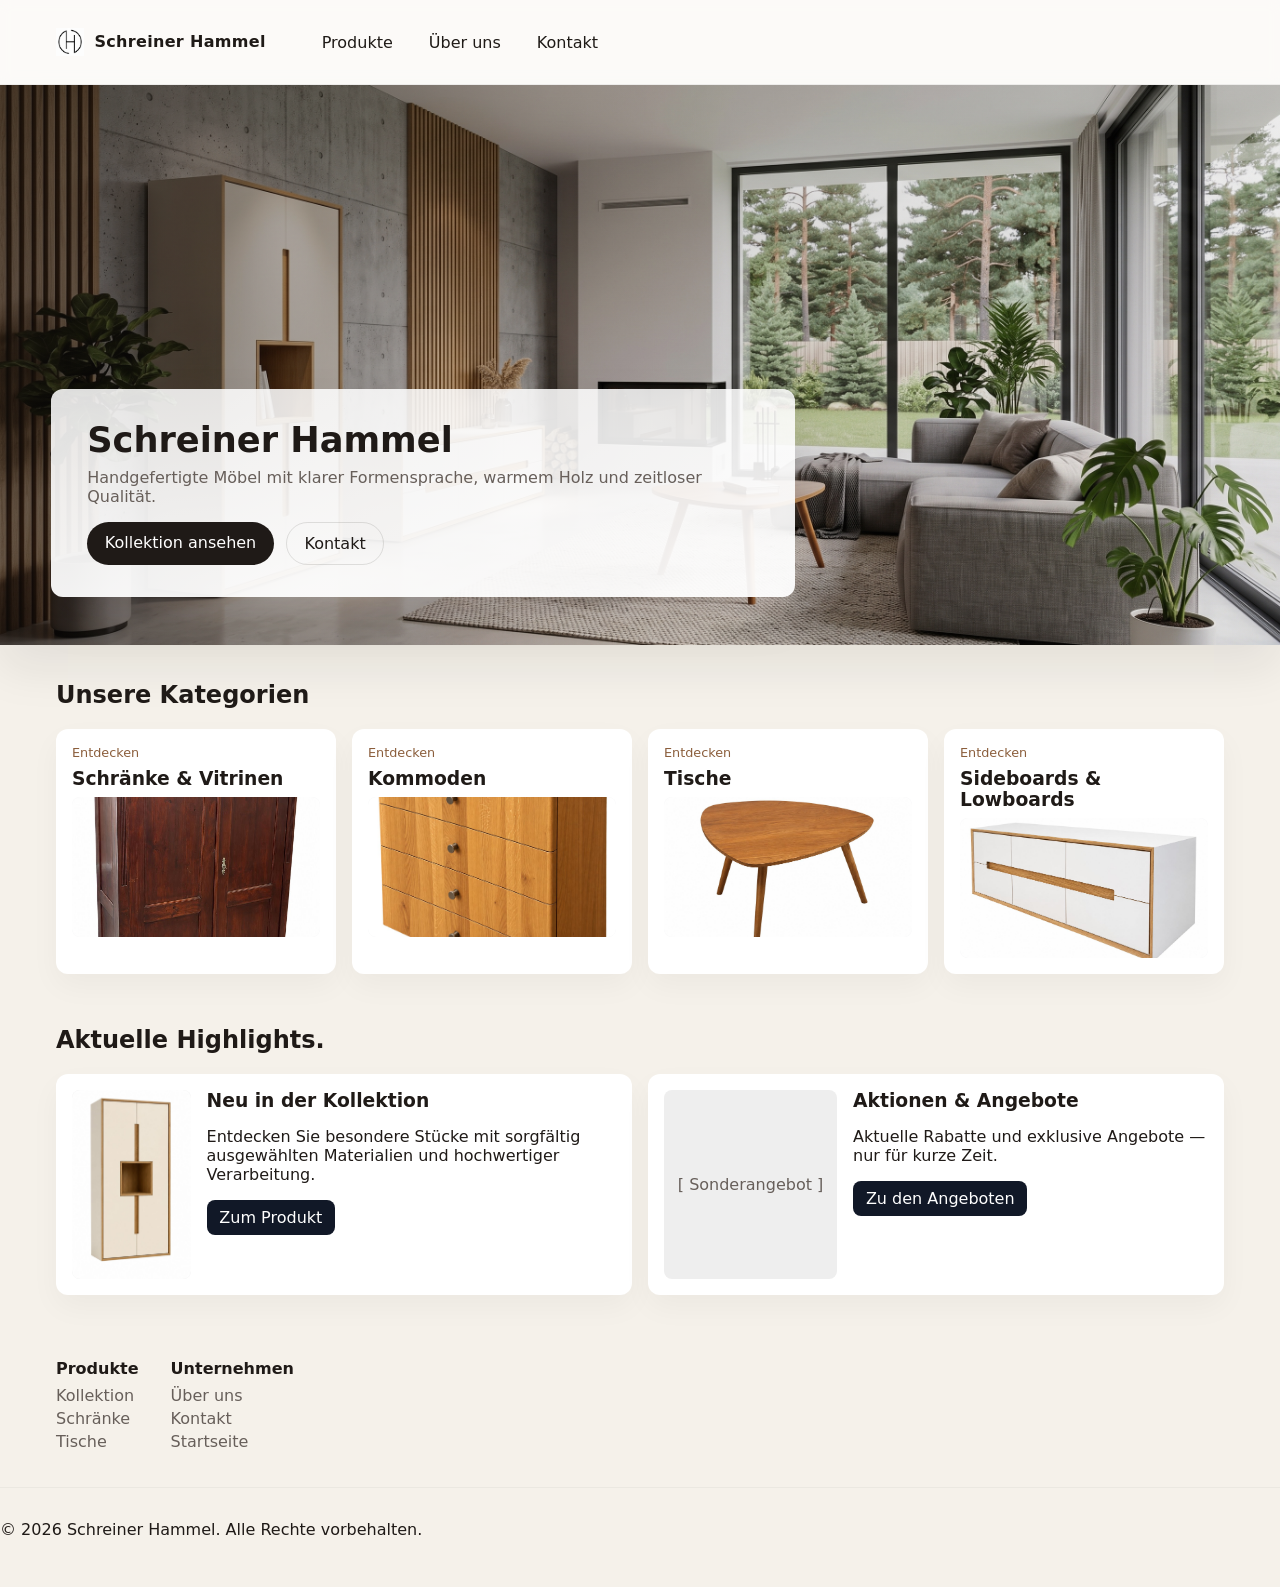
<file: index.html>
<!DOCTYPE html>
<html lang="de">
        <head>
        <meta charset="UTF-8">
        <meta name="viewport" content="width=device-width, initial-scale=1.0">
        <title>Dein Möbelshop — Kollektion</title>
        <link rel="stylesheet" href="assets/style.css">
    </head>
<body>

    <!-- 1. HEADER & NAVIGATION -->
    <header class="header">
        <div class="container header-inner">
            <a class="brand-lockup" href="index.html" aria-label="Schreiner Hammel Startseite">
                <img src="assets/images/LOGO.jpeg" alt="Schreiner Hammel Logo">
                <span>Schreiner Hammel</span>
            </a>
            <nav class="main-nav">
                <a href="produkte.html">Produkte</a>
                <a href="about.html">Über uns</a>
                <a href="kontakt.html">Kontakt</a>
            </nav>
            <button class="nav-toggle" aria-label="Menu">☰</button>
        </div>
    </header>

    <main>
        <!-- 2. HERO SECTION -->
        <section class="hero-stage">
            <div class="hero-content container">
                <h1>Schreiner Hammel</h1>
                <p>Handgefertigte Möbel mit klarer Formensprache, warmem Holz und zeitloser Qualität.</p>
                <div class="button-group">
                    <a href="produkte.html" class="btn btn-primary">Kollektion ansehen</a>
                    <a href="kontakt.html" class="btn btn-secondary">Kontakt</a>
                </div>
            </div>
        </section>

        <!-- 3. PRODUCT RANGE (Übersicht) -->
        <section class="section model-range container">
            <h2>Unsere Kategorien</h2>
            <div class="grid-container models-grid">
                <a href="#" class="card">
                    <span class="eyebrow">Entdecken</span>
                    <h3>Schränke &amp; Vitrinen</h3>
                    <div class="media-placeholder card-img"><img src="assets/images/product-2.jpeg" alt="Schrank" style="width:100%;height:100%;object-fit:cover;border-radius:8px"></div>
                </a>
                <a href="#" class="card">
                    <span class="eyebrow">Entdecken</span>
                    <h3>Kommoden</h3>
                    <div class="media-placeholder card-img"><img src="assets/images/product-3.jpeg" alt="Kommode" style="width:100%;height:100%;object-fit:cover;border-radius:8px"></div>
                </a>
                <a href="#" class="card">
                    <span class="eyebrow">Entdecken</span>
                    <h3>Tische</h3>
                    <div class="media-placeholder card-img"><img src="assets/images/product-5.jpeg" alt="Tisch" style="width:100%;height:100%;object-fit:cover;border-radius:8px"></div>
                </a>
                <a href="#" class="card">
                    <span class="eyebrow">Entdecken</span>
                    <h3>Sideboards &amp; Lowboards</h3>
                    <div class="media-placeholder card-img"><img src="assets/images/product-4.jpeg" alt="Sideboard" style="width:100%;height:100%;object-fit:cover;border-radius:8px"></div>
                </a>
            </div>
        </section>

        <!-- 4. CAMPAIGNS (Aktuelle Highlights / Angebote) -->
        <section class="section campaigns container">
            <h2>Aktuelle Highlights.</h2>
            <div class="grid-container campaigns-grid">
                <article class="campaign-card">
                    <div class="media-placeholder campaign-img"><img src="assets/images/product-6.jpeg" alt="Highlight 1" style="width:100%;height:100%;object-fit:cover;border-radius:8px"></div>
                    <div class="campaign-text">
                        <h3>Neu in der Kollektion</h3>
                        <p>Entdecken Sie besondere Stücke mit sorgfältig ausgewählten Materialien und hochwertiger Verarbeitung.</p>
                        <a href="#" class="btn btn-secondary-dark">Zum Produkt</a>
                    </div>
                </article>
                <article class="campaign-card">
                    <div class="media-placeholder campaign-img"><span>[ Sonderangebot ]</span></div>
                    <div class="campaign-text">
                        <h3>Aktionen &amp; Angebote</h3>
                        <p>Aktuelle Rabatte und exklusive Angebote — nur für kurze Zeit.</p>
                        <a href="#" class="btn btn-secondary-dark">Zu den Angeboten</a>
                    </div>
                </article>
            </div>
        </section>
    </main>

    <!-- 5. FOOTER (Fußzeile) -->
    <footer class="footer">
        <div class="footer-links container">
            <div class="footer-col">
                <h4>Produkte</h4>
                <a href="produkte.html">Kollektion</a>
                <a href="produkte.html">Schränke</a>
                <a href="produkte.html">Tische</a>
            </div>
            <div class="footer-col">
                <h4>Unternehmen</h4>
                <a href="about.html">Über uns</a>
                <a href="kontakt.html">Kontakt</a>
                <a href="index.html">Startseite</a>
            </div>
        </div>
        <div class="footer-bottom">
            <p>&copy; 2026 Schreiner Hammel. Alle Rechte vorbehalten.</p>
        </div>
    </footer>

    <script>
        document.addEventListener('DOMContentLoaded', function(){
            var btn = document.querySelector('.nav-toggle');
            var nav = document.querySelector('.main-nav');
            btn && btn.addEventListener('click', function(){
                document.body.classList.toggle('nav-open');
            });
        });
    </script>

</body>
</html>
</file>
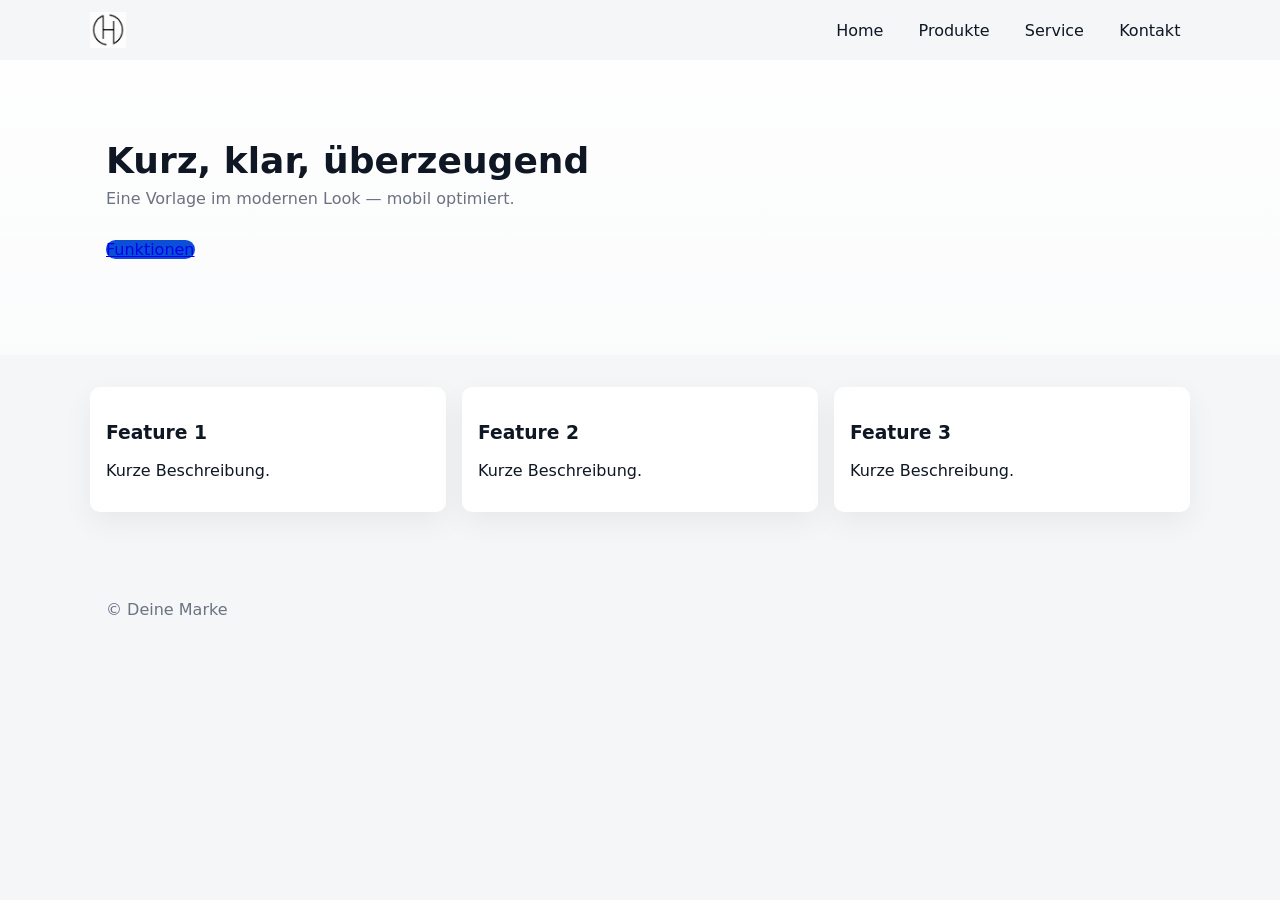
<file: template/index.html>
<!doctype html>
<html lang="de">
<head>
  <meta charset="utf-8">
  <meta name="viewport" content="width=device-width,initial-scale=1">
  <title>Start — Template</title>
  <link rel="stylesheet" href="../assets/template.css">
</head>
<body>
  <header class="site-header">
    <div class="container header-inner">
      <a class="brand" href="../index.html" aria-label="Startseite">
        <img src="../assets/images/LOGO.jpeg" alt="Logo">
      </a>
      <button class="nav-toggle" aria-label="Menu">☰</button>
      <nav class="site-nav">
        <ul>
          <li><a href="../index.html">Home</a></li>
          <li><a href="../produkte.html">Produkte</a></li>
          <li><a href="../service.html">Service</a></li>
          <li><a href="../kontakt.html">Kontakt</a></li>
        </ul>
      </nav>
    </div>
  </header>

  <main>
    <section class="hero">
      <div class="container">
        <h1 class="hero-title">Kurz, klar, überzeugend</h1>
        <p class="hero-sub">Eine Vorlage im modernen Look — mobil optimiert.</p>
        <p class="hero-cta"><a class="btn" href="#features">Funktionen</a></p>
      </div>
    </section>

    <section id="features" class="content container grid">
      <div class="card">
        <h3>Feature 1</h3>
        <p>Kurze Beschreibung.</p>
      </div>
      <div class="card">
        <h3>Feature 2</h3>
        <p>Kurze Beschreibung.</p>
      </div>
      <div class="card">
        <h3>Feature 3</h3>
        <p>Kurze Beschreibung.</p>
      </div>
    </section>
  </main>

  <footer class="site-footer">
    <div class="container">
      <p>© Deine Marke</p>
    </div>
  </footer>

  <script>
    document.addEventListener('DOMContentLoaded', function(){
      var btn = document.querySelector('.nav-toggle');
      var nav = document.querySelector('.site-nav');
      btn && btn.addEventListener('click', function(){
        nav.classList.toggle('open');
      });
    });
  </script>
</body>
</html>
</file>
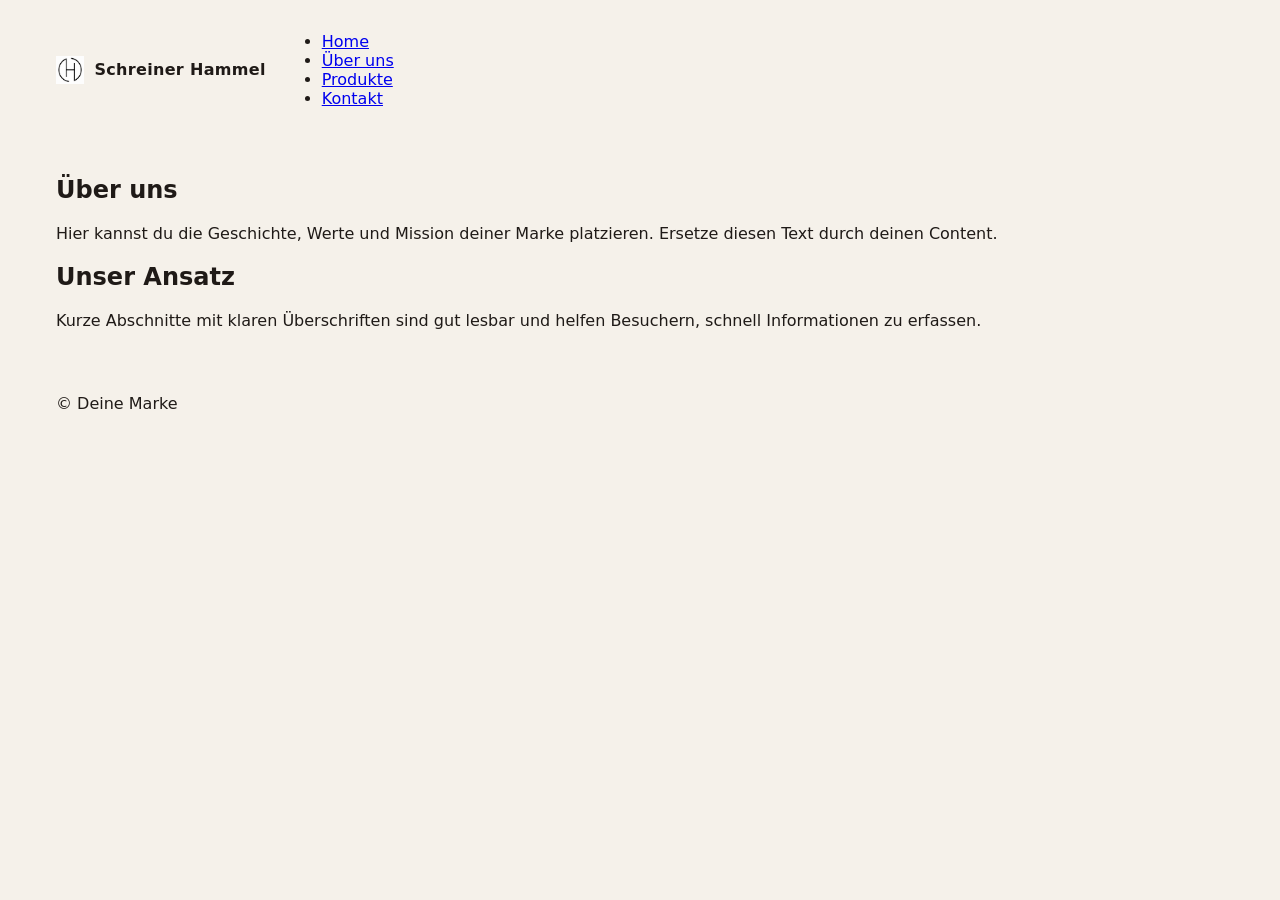
<file: about.html>
<!doctype html>
<html lang="de">
<head>
  <meta charset="utf-8">
  <meta name="viewport" content="width=device-width,initial-scale=1">
  <title>Über uns — Deine Marke</title>
  <link rel="stylesheet" href="assets/style.css">
</head>
<body>
  <header class="site-header">
    <div class="container header-inner">
      <a class="brand-lockup" href="index.html" aria-label="Schreiner Hammel Startseite">
        <img src="assets/images/LOGO.jpeg" alt="Schreiner Hammel Logo">
        <span>Schreiner Hammel</span>
      </a>
      <button class="nav-toggle" aria-label="Menu">☰</button>
      <nav class="site-nav">
        <ul>
          <li><a href="index.html">Home</a></li>
          <li><a href="about.html">Über uns</a></li>
          <li><a href="produkte.html">Produkte</a></li>
          <li><a href="kontakt.html">Kontakt</a></li>
        </ul>
      </nav>
    </div>
  </header>

  <main>
    <section class="content container">
      <h1>Über uns</h1>
      <p>Hier kannst du die Geschichte, Werte und Mission deiner Marke platzieren. Ersetze diesen Text durch deinen Content.</p>
      <h2>Unser Ansatz</h2>
      <p>Kurze Abschnitte mit klaren Überschriften sind gut lesbar und helfen Besuchern, schnell Informationen zu erfassen.</p>
    </section>
  </main>

  <footer class="site-footer">
    <div class="container">
      <p>© Deine Marke</p>
    </div>
  </footer>

  <script>
    document.addEventListener('DOMContentLoaded', function(){
      var btn = document.querySelector('.nav-toggle');
      var nav = document.querySelector('.site-nav');
      btn && btn.addEventListener('click', function(){
        nav.classList.toggle('open');
      });
    });
  </script>
</body>
</html>
</file>
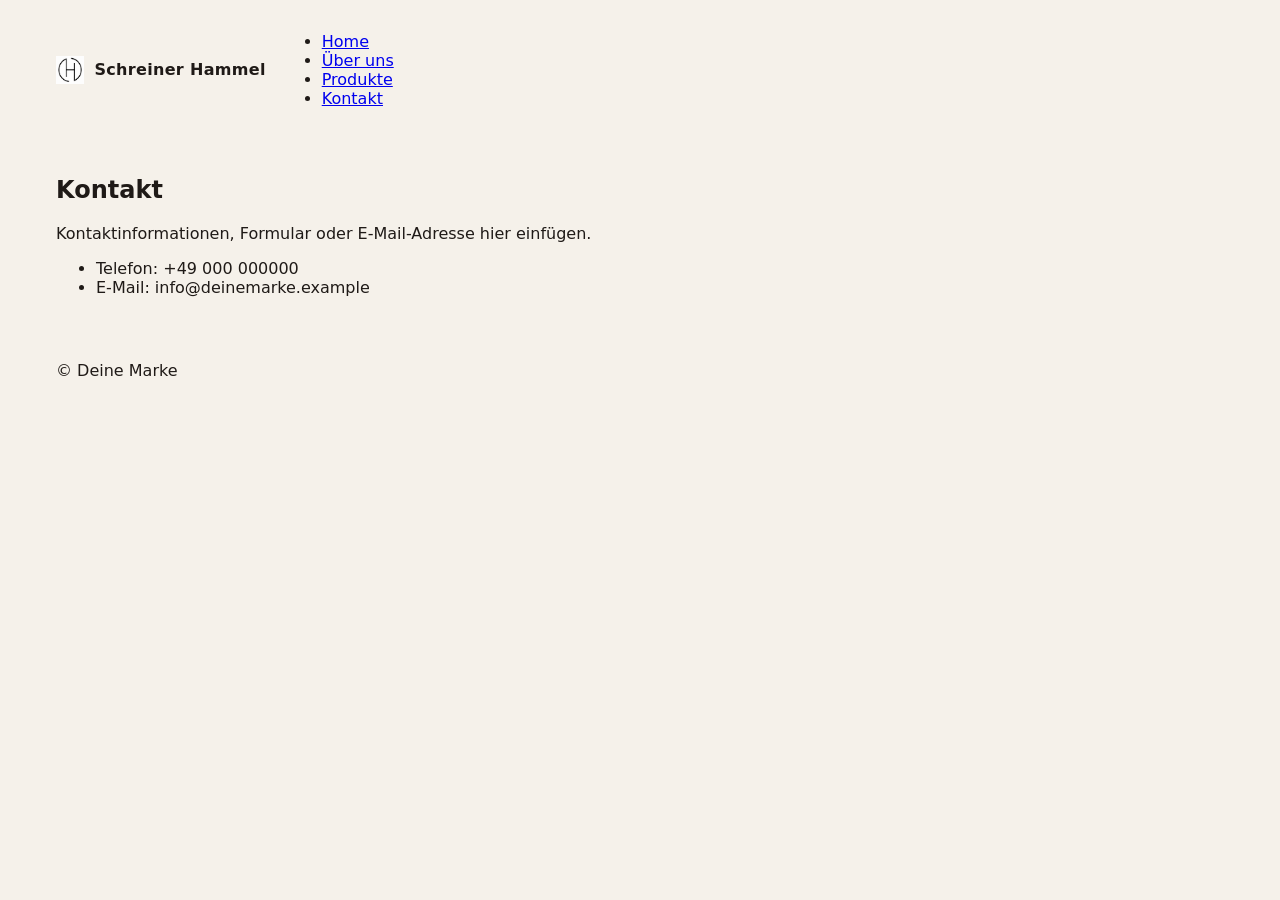
<file: kontakt.html>
<!doctype html>
<html lang="de">
<head>
  <meta charset="utf-8">
  <meta name="viewport" content="width=device-width,initial-scale=1">
  <title>Kontakt — Deine Marke</title>
  <link rel="stylesheet" href="assets/style.css">
</head>
<body>
  <header class="site-header">
    <div class="container header-inner">
      <a class="brand-lockup" href="index.html" aria-label="Schreiner Hammel Startseite">
        <img src="assets/images/LOGO.jpeg" alt="Schreiner Hammel Logo">
        <span>Schreiner Hammel</span>
      </a>
      <button class="nav-toggle" aria-label="Menu">☰</button>
      <nav class="site-nav">
        <ul>
          <li><a href="index.html">Home</a></li>
          <li><a href="about.html">Über uns</a></li>
          <li><a href="produkte.html">Produkte</a></li>
          <li><a href="kontakt.html">Kontakt</a></li>
        </ul>
      </nav>
    </div>
  </header>

  <main>
    <section class="content container">
      <h1>Kontakt</h1>
      <p>Kontaktinformationen, Formular oder E-Mail-Adresse hier einfügen.</p>
      <ul>
        <li>Telefon: +49 000 000000</li>
        <li>E-Mail: info@deinemarke.example</li>
      </ul>
    </section>
  </main>

  <footer class="site-footer">
    <div class="container">
      <p>© Deine Marke</p>
    </div>
  </footer>

  <script>
    document.addEventListener('DOMContentLoaded', function(){
      var btn = document.querySelector('.nav-toggle');
      var nav = document.querySelector('.site-nav');
      btn && btn.addEventListener('click', function(){
        nav.classList.toggle('open');
      });
    });
  </script>
</body>
</html>
</file>
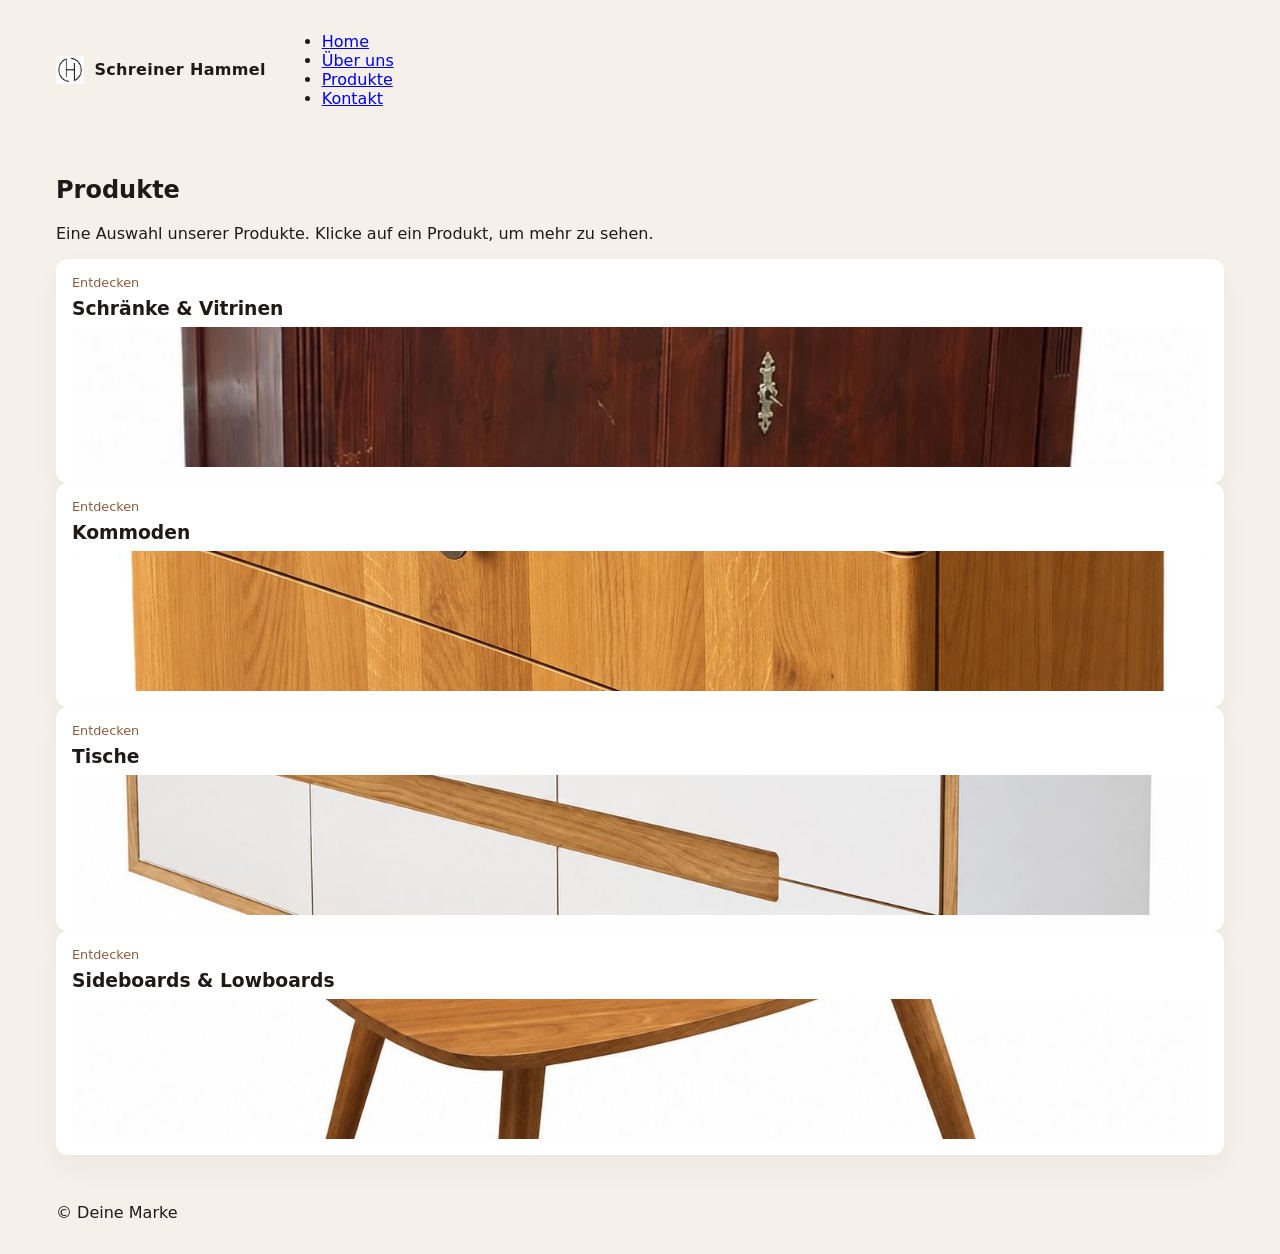
<file: produkte.html>
<!doctype html>
<html lang="de">
<head>
  <meta charset="utf-8">
  <meta name="viewport" content="width=device-width,initial-scale=1">
  <title>Produkte — Deine Marke</title>
  <link rel="stylesheet" href="assets/style.css">
</head>
<body>
  <header class="site-header">
    <div class="container header-inner">
      <a class="brand-lockup" href="index.html" aria-label="Schreiner Hammel Startseite">
        <img src="assets/images/LOGO.jpeg" alt="Schreiner Hammel Logo">
        <span>Schreiner Hammel</span>
      </a>
      <button class="nav-toggle" aria-label="Menu">☰</button>
      <nav class="site-nav">
        <ul>
          <li><a href="index.html">Home</a></li>
          <li><a href="about.html">Über uns</a></li>
          <li><a href="produkte.html">Produkte</a></li>
          <li><a href="kontakt.html">Kontakt</a></li>
        </ul>
      </nav>
    </div>
  </header>

  <main>
    <section class="content container">
      <h1>Produkte</h1>
      <p>Eine Auswahl unserer Produkte. Klicke auf ein Produkt, um mehr zu sehen.</p>

      <div class="grid">
          <a href="#" class="card">
            <span class="eyebrow">Entdecken</span>
            <h3>Schränke &amp; Vitrinen</h3>
            <div class="media-placeholder card-img"><img src="assets/images/product-2.jpeg" alt="Produkt 2" style="width:100%;height:100%;object-fit:cover;border-radius:8px"></div>
          </a>
          <a href="#" class="card">
            <span class="eyebrow">Entdecken</span>
            <h3>Kommoden</h3>
            <div class="media-placeholder card-img"><img src="assets/images/product-3.jpeg" alt="Produkt 3" style="width:100%;height:100%;object-fit:cover;border-radius:8px"></div>
          </a>
          <a href="#" class="card">
            <span class="eyebrow">Entdecken</span>
            <h3>Tische</h3>
            <div class="media-placeholder card-img"><img src="assets/images/product-4.jpeg" alt="Produkt 4" style="width:100%;height:100%;object-fit:cover;border-radius:8px"></div>
          </a>
          <a href="#" class="card">
            <span class="eyebrow">Entdecken</span>
            <h3>Sideboards & Lowboards</h3>
            <div class="media-placeholder card-img"><img src="assets/images/product-5.jpeg" alt="Produkt 5" style="width:100%;height:100%;object-fit:cover;border-radius:8px"></div>
          </a>
      </div>
    </section>
  </main>

  <footer class="site-footer">
    <div class="container">
      <p>© Deine Marke</p>
    </div>
  </footer>

  <script>
    document.addEventListener('DOMContentLoaded', function(){
      var btn = document.querySelector('.nav-toggle');
      var nav = document.querySelector('.site-nav');
      btn && btn.addEventListener('click', function(){
        nav.classList.toggle('open');
      });
    });
  </script>
</body>
</html>
</file>
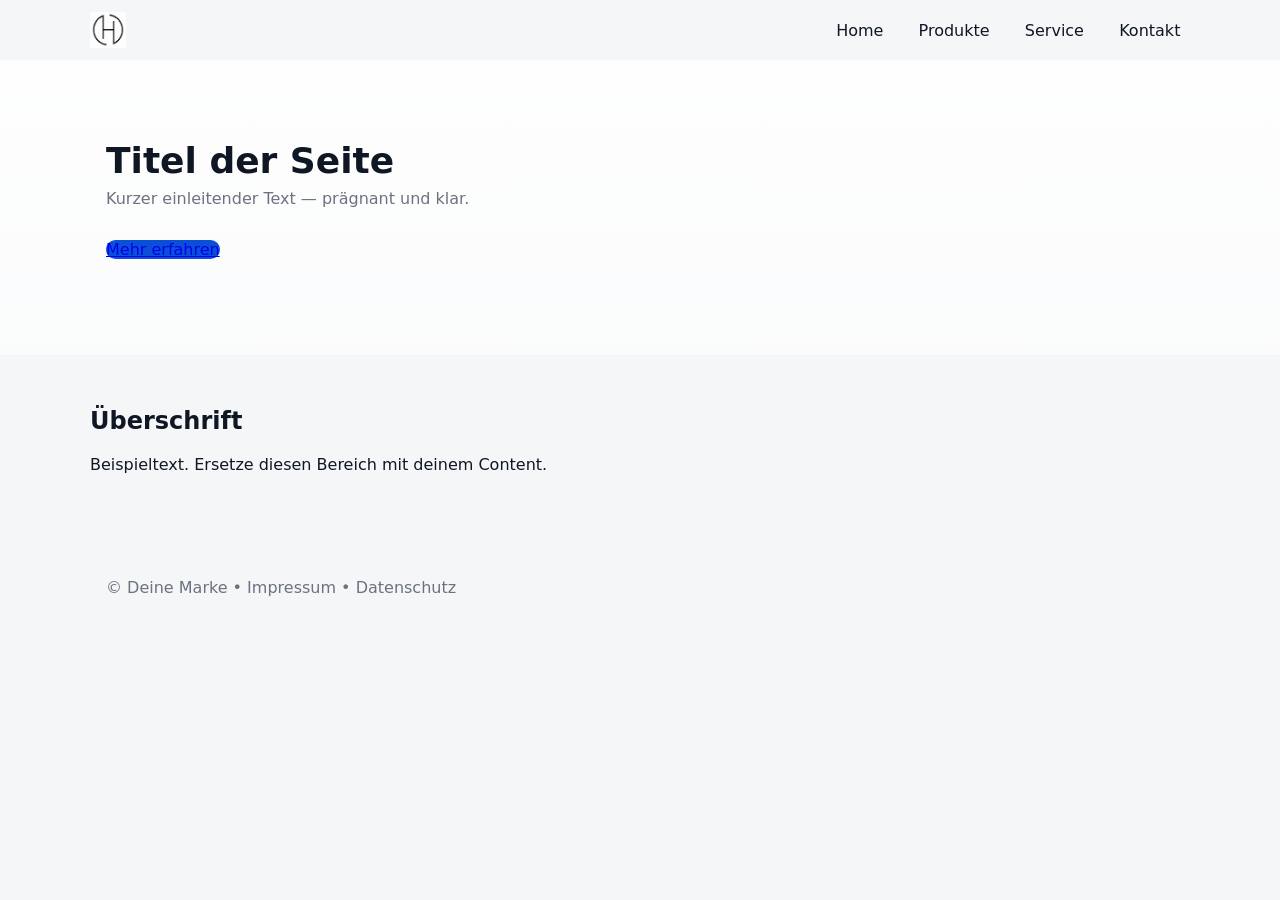
<file: template/base.html>
<!doctype html>
<html lang="de">
<head>
  <meta charset="utf-8">
  <meta name="viewport" content="width=device-width,initial-scale=1">
  <title>Template — {{title}}</title>
  <link rel="stylesheet" href="../assets/template.css">
</head>
<body>
  <header class="site-header">
    <div class="container header-inner">
      <a class="brand" href="../index.html" aria-label="Startseite">
        <img src="../assets/images/LOGO.jpeg" alt="Logo">
      </a>
      <button class="nav-toggle" aria-label="Menu">☰</button>
      <nav class="site-nav">
        <ul>
          <li><a href="../index.html">Home</a></li>
          <li><a href="../produkte.html">Produkte</a></li>
          <li><a href="../service.html">Service</a></li>
          <li><a href="../kontakt.html">Kontakt</a></li>
        </ul>
      </nav>
    </div>
  </header>

  <main>
    <!-- Hero section (replace background/image as needed) -->
    <section class="hero">
      <div class="container">
        <h1 class="hero-title">Titel der Seite</h1>
        <p class="hero-sub">Kurzer einleitender Text — prägnant und klar.</p>
        <p class="hero-cta"><a class="btn" href="#">Mehr erfahren</a></p>
      </div>
    </section>

    <section class="content container">
      <!-- CONTENT: ersetzt durch konkrete Seiteninhalte -->
      <article>
        <h2>Überschrift</h2>
        <p>Beispieltext. Ersetze diesen Bereich mit deinem Content.</p>
      </article>
    </section>
  </main>

  <footer class="site-footer">
    <div class="container">
      <p>© Deine Marke • Impressum • Datenschutz</p>
    </div>
  </footer>

  <script>
    // Einfacher Toggle für mobile Navigation
    document.addEventListener('DOMContentLoaded', function(){
      var btn = document.querySelector('.nav-toggle');
      var nav = document.querySelector('.site-nav');
      btn && btn.addEventListener('click', function(){
        nav.classList.toggle('open');
      });
    });
  </script>
</body>
</html>
</file>
<file: assets/style.css>
/* Premium Automotive Layout - simplified styles */
:root{
  --bg:#fff;
  --page-bg:#f5f1ea;
  --accent:#8b5e3c;
  --dark:#1f1a17;
  --muted:#675f5a;
  --radius:12px;
  --container:1200px;
}
*{box-sizing:border-box}
body{margin:0;font-family:Inter, system-ui, -apple-system, 'Segoe UI', Roboto, 'Helvetica Neue', Arial;background:var(--page-bg);color:var(--dark);-webkit-font-smoothing:antialiased}
.container{max-width:var(--container);margin:0 auto;padding:1rem}

/* Header */
.header{background:rgba(255,255,255,0.66);backdrop-filter:blur(6px);padding:.75rem 0;position:sticky;top:0;z-index:50;border-bottom:1px solid rgba(31,26,23,0.06)}
.header-inner{display:flex;align-items:center;gap:1rem}
.brand-lockup{display:inline-flex;align-items:center;gap:.65rem;text-decoration:none;color:var(--dark);font-weight:700;letter-spacing:.02em;line-height:1}
.brand-lockup img{display:block;height:28px;width:auto;max-width:110px;object-fit:contain;flex-shrink:0}
.brand-lockup span{font-size:1rem}
.main-nav{display:flex;gap:1.25rem;margin-left:2rem}
.main-nav a{color:var(--dark);text-decoration:none;padding:.25rem .5rem;border-radius:6px}
.main-nav a:hover{background:rgba(139,94,60,0.08)}
.header-actions{margin-left:auto}
.nav-toggle{display:none;border:0;background:none;font-size:1.2rem}

/* Hero */
.hero-stage{
  position:relative;
  min-height:560px;
  display:flex;
  align-items:flex-end;
  padding:2rem 0 3rem;
  background:url('./images/Wohnzimmer.jpg') center/cover no-repeat;
  box-shadow:0 24px 44px rgba(31,26,23,0.08);
}
.hero-stage::before{
  content:"";
  position:absolute;
  inset:0;
  background:linear-gradient(90deg, rgba(21,17,15,0.52), rgba(21,17,15,0.18) 42%, rgba(21,17,15,0.08));
}
.hero-media{display:none}
.hero-content{
  position:relative;
  z-index:1;
  padding:2rem 2.25rem;
  background:linear-gradient(180deg,rgba(255,255,255,0.86),rgba(255,255,255,0.94));
  border-radius:var(--radius);
  box-shadow:0 20px 50px rgba(2,6,23,0.08);
  max-width:70%;
  margin-left:4%;
}
.hero-content h1{margin:0 0 .5rem;font-size:2.2rem;line-height:1.1;color:var(--dark)}
.hero-content p{margin:0 0 1rem;color:var(--muted);max-width:42rem}
.button-group{display:flex;gap:.75rem;flex-wrap:wrap}
.btn{display:inline-block;padding:.7rem 1.1rem;border-radius:999px;text-decoration:none}
.btn-primary{background:var(--dark);color:#fff}
.btn-secondary{background:transparent;border:1px solid rgba(31,26,23,0.12);color:var(--dark)}
.btn-secondary-dark{background:#111827;color:#fff;border-radius:8px;padding:.5rem .8rem}

/* Models grid */
.models-grid{display:grid;grid-template-columns:repeat(4,1fr);gap:1rem;margin-top:1rem}
.card{background:var(--bg);padding:1rem;border-radius:var(--radius);text-decoration:none;color:inherit;display:block;box-shadow:0 12px 30px rgba(31,26,23,0.04)}
.card .eyebrow{font-size:.8rem;color:var(--accent);display:block}
.card h3{margin:.5rem 0}
.card-img{height:140px;background:#f3f4f6;border-radius:8px;display:flex;align-items:center;justify-content:center;color:var(--muted)}

/* Campaigns */
.campaigns-grid{display:grid;grid-template-columns:repeat(2,1fr);gap:1rem;margin-top:1rem}
.campaign-card{display:flex;gap:1rem;background:var(--bg);padding:1rem;border-radius:var(--radius);box-shadow:0 12px 30px rgba(31,26,23,0.04)}
.campaign-img{width:45%;background:#eee;border-radius:8px;display:flex;align-items:center;justify-content:center;color:var(--muted)}
.campaign-text h3{margin:0 0 .5rem}

/* Footer */
.footer{background:transparent;padding:2rem 0}
.footer-links{display:flex;gap:2rem;margin-bottom:1rem}
.footer-col h4{margin:0 0 .5rem}
.footer-col a{display:block;color:var(--muted);text-decoration:none;margin:.25rem 0}
.footer-bottom{border-top:1px solid rgba(0,0,0,0.04);padding-top:1rem}

/* Responsive */
@media (max-width:1000px){
  .models-grid{grid-template-columns:repeat(2,1fr)}
  .hero-content{max-width:86%;margin-left:7%}
}
@media (max-width:700px){
  .main-nav{display:none}
  .nav-toggle{display:block;margin-left:auto}
  .hero-content{position:static;margin-top:0;box-shadow:none;padding:1rem;border-radius:0}
  .models-grid{grid-template-columns:1fr}
  .campaigns-grid{grid-template-columns:1fr}
  .hero-media{padding-bottom:50%}
}
</file>
<file: assets/template.css>
:root{
  --bg:#f4f6f8;
  --surface:#ffffff;
  --accent:#111827; /* dark accent for elegant look */
  --accent-2:#0b4fd7; /* highlight */
  --text:#0f1724;
  --muted:#6b7280;
  --radius:10px;
  --container:1100px;
}
*{box-sizing:border-box}
body{margin:0;font-family:Inter,system-ui,Segoe UI,Roboto,'Helvetica Neue',Arial,Helvetica;background:var(--bg);color:var(--text);-webkit-font-smoothing:antialiased}
.container{max-width:var(--container);margin:0 auto;padding:1rem}
.site-header{background:transparent;position:sticky;top:0;z-index:40}
.header-inner{display:flex;align-items:center;justify-content:space-between;padding:0.75rem 0}
.brand{display:inline-flex;align-items:center;text-decoration:none;font-weight:700;color:var(--accent);font-size:1.05rem}
.brand img{display:block;height:36px;width:auto;max-width:170px;object-fit:contain}
.site-nav ul{display:flex;gap:1rem;list-style:none;margin:0;padding:0}
.site-nav a{color:var(--text);text-decoration:none;padding:0.5rem 0.6rem;border-radius:6px}
.site-nav a:hover{background:rgba(11,79,215,0.06)}
.nav-toggle{display:none;background:none;border:0;font-size:1.4rem}

/* Hero */
.hero{padding:4rem 0;background-image:linear-gradient(180deg, rgba(255,255,255,0.9), rgba(255,255,255,0.6));}
.hero .container{display:flex;flex-direction:column;align-items:flex-start;}
.hero-title{font-size:2.25rem;margin:0 0 .5rem;font-weight:600}
.hero-sub{color:var(--muted);margin:0 0 1rem;max-width:56ch}
.hero-cta .btn{border-radius:999px;background:var(--accent-2)}

.content{padding:2rem 0}
.grid{display:grid;grid-template-columns:repeat(3,1fr);gap:1rem}
.card{background:var(--surface);padding:1rem;border-radius:var(--radius);box-shadow:0 10px 30px rgba(2,6,23,0.06)}

.site-footer{padding:1.5rem 0;background:transparent;color:var(--muted)}

/* Image within cards */
.card img{display:block;margin-bottom:0.75rem}

/* Responsive */
@media (max-width:900px){
  .grid{grid-template-columns:repeat(2,1fr)}
  .hero{padding:2.5rem 0}
}
@media (max-width:600px){
  .site-nav{display:none}
  .nav-toggle{display:block}
  .site-nav.open{display:block;position:absolute;left:16px;right:16px;top:64px;background:var(--surface);padding:1rem;border-radius:8px;box-shadow:0 10px 30px rgba(2,6,23,0.08)}
  .site-nav ul{flex-direction:column;gap:.5rem}
  .grid{grid-template-columns:1fr}
  .hero-title{font-size:1.4rem}
  .container{padding:0.75rem}
}
</file>
